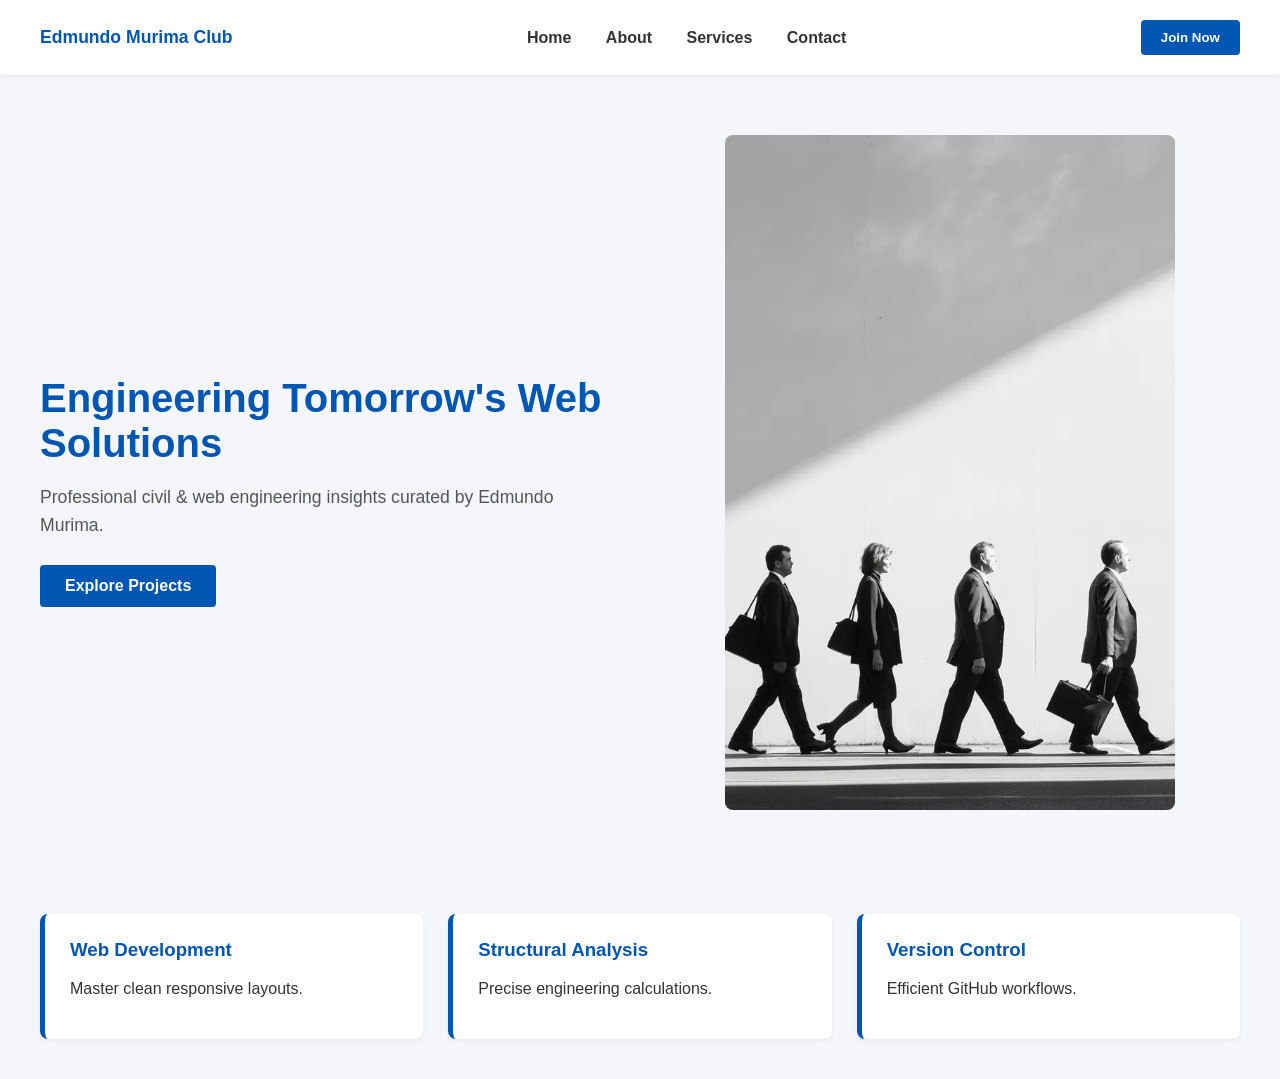
<file: index.html>
<!DOCTYPE html>
<html lang="en">
<head>
    <meta charset="UTF-8">
    <meta name="viewport" content="width=device-width, initial-scale=1.0">
    <title>Edmundo Murima - Landing Page Build</title>
    <link rel="stylesheet" href="style.css">
</head>
<body>
    <header class="header">
        <div class="logo">Edmundo Murima Club</div>
        <nav class="nav">
            <a href="#">Home</a>
            <a href="#">About</a>
            <a href="#">Services</a>
            <a href="#">Contact</a>
        </nav>
        <button class="cta-btn">Join Now</button>
    </header>

    <section class="hero">
        <div class="hero-content">
            <h1>Engineering Tomorrow's Web Solutions</h1>
            <p>Professional civil & web engineering insights curated by Edmundo Murima.</p>
            <button class="primary-btn">Explore Projects</button>
        </div>
        <div class="hero-img">
            <img src="images/photo4.jpg" alt="Engineering Laptop">
        </div>
    </section>

    <section class="features">
        <div class="card"><h3>Web Development</h3><p>Master clean responsive layouts.</p></div>
        <div class="card"><h3>Structural Analysis</h3><p>Precise engineering calculations.</p></div>
        <div class="card"><h3>Version Control</h3><p>Efficient GitHub workflows.</p></div>
    </section>
</body>
</html>
</file>
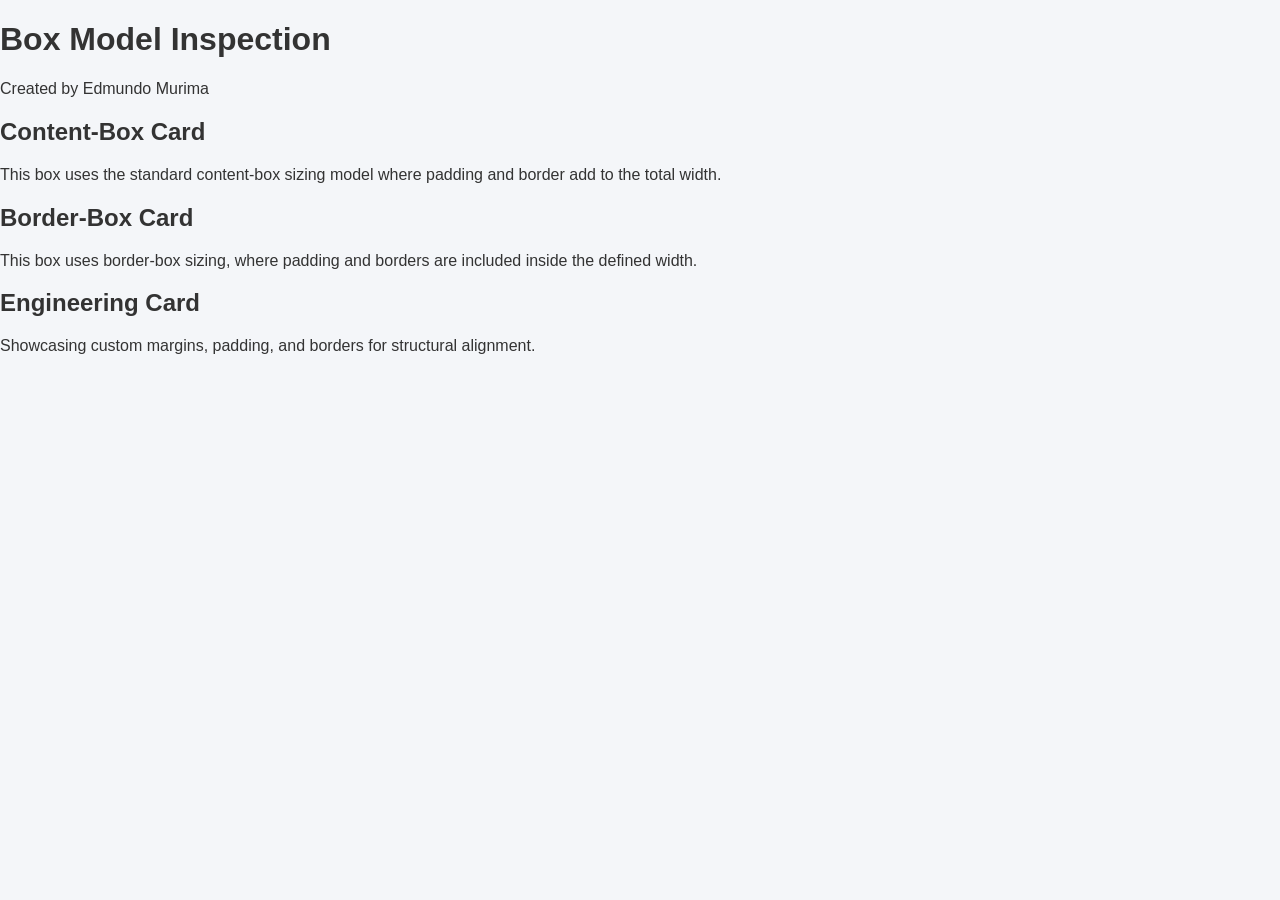
<file: registration.html>
<!DOCTYPE html>
<html lang="en">
<head>
    <meta charset="UTF-8">
    <meta name="viewport" content="width=device-width, initial-scale=1.0">
    <title>Edmundo Murima - Box Model Practice</title>
    <link rel="stylesheet" href="style.css">
</head>
<body>
    <h1>Box Model Inspection</h1>
    <p>Created by Edmundo Murima</p>

    
    <div class="box box-content-box">
        <h2>Content-Box Card</h2>
        <p>This box uses the standard content-box sizing model where padding and border add to the total width.</p>
    </div>

    <div class="box box-border-box">
        <h2>Border-Box Card</h2>
        <p>This box uses border-box sizing, where padding and borders are included inside the defined width.</p>
    </div>

    <div class="box box-custom">
        <h2>Engineering Card</h2>
        <p>Showcasing custom margins, padding, and borders for structural alignment.</p>
    </div>
</body>
</html>
</file>
<file: style.css>
body {
    font-family: Arial, sans-serif;
    margin: 0;
    background-color: #f4f6f9;
    color: #333;
}

.header {
    display: flex;
    justify-content: space-between;
    align-items: center;
    background: #fff;
    padding: 20px 40px;
    box-shadow: 0 2px 4px rgba(0,0,0,0.05);
}

.logo { font-weight: bold; color: #0056b3; font-size: 1.1rem; }
.nav a { margin: 0 15px; text-decoration: none; color: #333; font-weight: bold; }
.cta-btn { background: #0056b3; color: white; border: none; padding: 10px 20px; border-radius: 4px; cursor: pointer; font-weight: bold; }

.hero {
    display: flex;
    justify-content: space-between;
    align-items: center;
    padding: 60px 40px;
    gap: 40px;
    max-width: 1200px;
    margin: 0 auto;
}

.hero-content { flex: 1; }
.hero-content h1 { font-size: 2.5rem; color: #0056b3; margin-bottom: 15px; }
.hero-content p { font-size: 1.1rem; color: #555; line-height: 1.6; margin-bottom: 25px; }

.primary-btn { background: #0056b3; color: white; border: none; padding: 12px 25px; font-size: 1rem; border-radius: 4px; cursor: pointer; font-weight: bold; }

.hero-img { flex: 1; text-align: center; }
.hero-img img { width: 100%; max-width: 450px; border-radius: 8px; }

.features {
    display: grid;
    grid-template-columns: repeat(3, 1fr);
    gap: 25px;
    max-width: 1200px;
    margin: 40px auto;
    padding: 0 40px;
}

.card {
    background: #fff;
    padding: 25px;
    border-radius: 8px;
    border-left: 5px solid #0056b3;
    box-shadow: 0 2px 5px rgba(0,0,0,0.05);
}

.card h3 { color: #0056b3; margin-top: 0; }


@media (max-width: 900px) {
    .hero {
        flex-direction: column;
        text-align: center;
        padding: 40px 20px;
    }

    .features {
        grid-template-columns: repeat(2, 1fr);
        padding: 0 20px;
    }

    .header {
        padding: 15px 20px;
    }

    .nav {
        display: none; 
    }
}

@media (max-width: 600px) {
    .features {
        grid-template-columns: 1fr;
    }

    .hero-content h1 {
        font-size: 2rem;
    }
}
</file>
